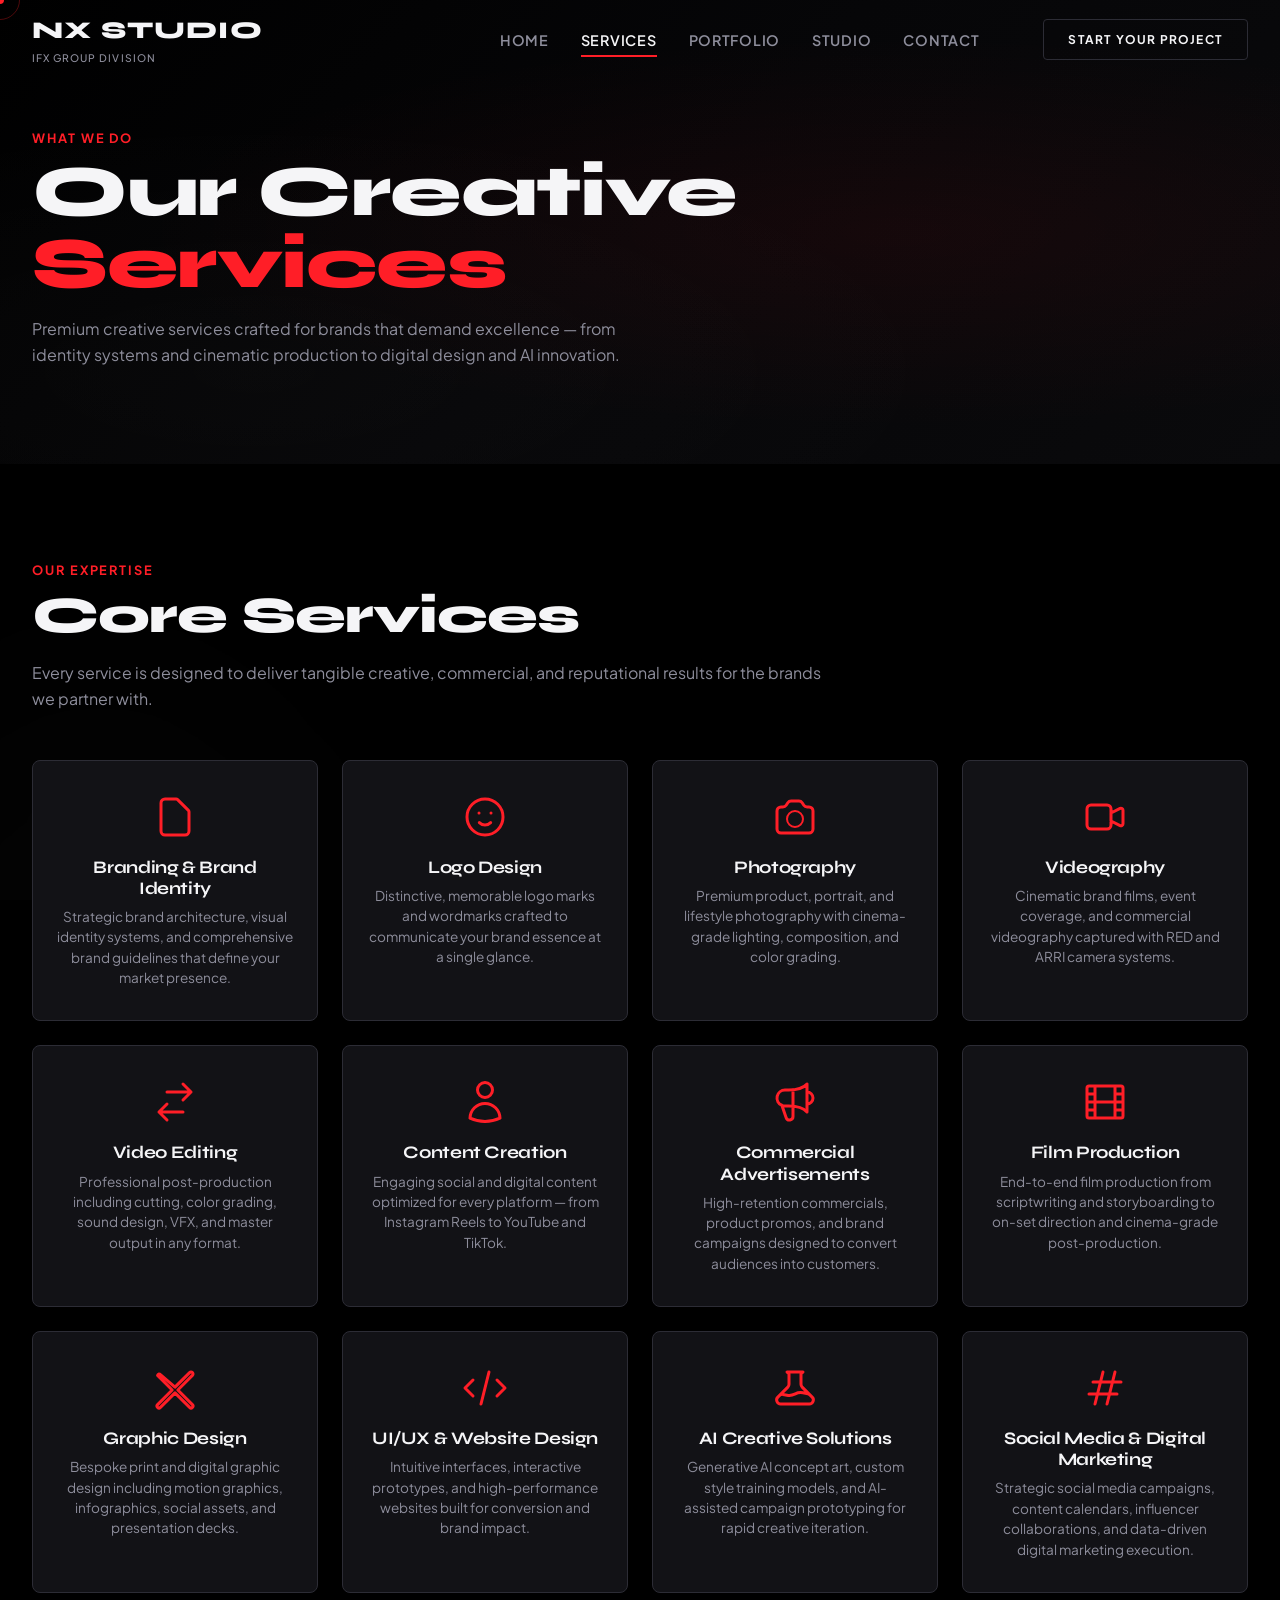
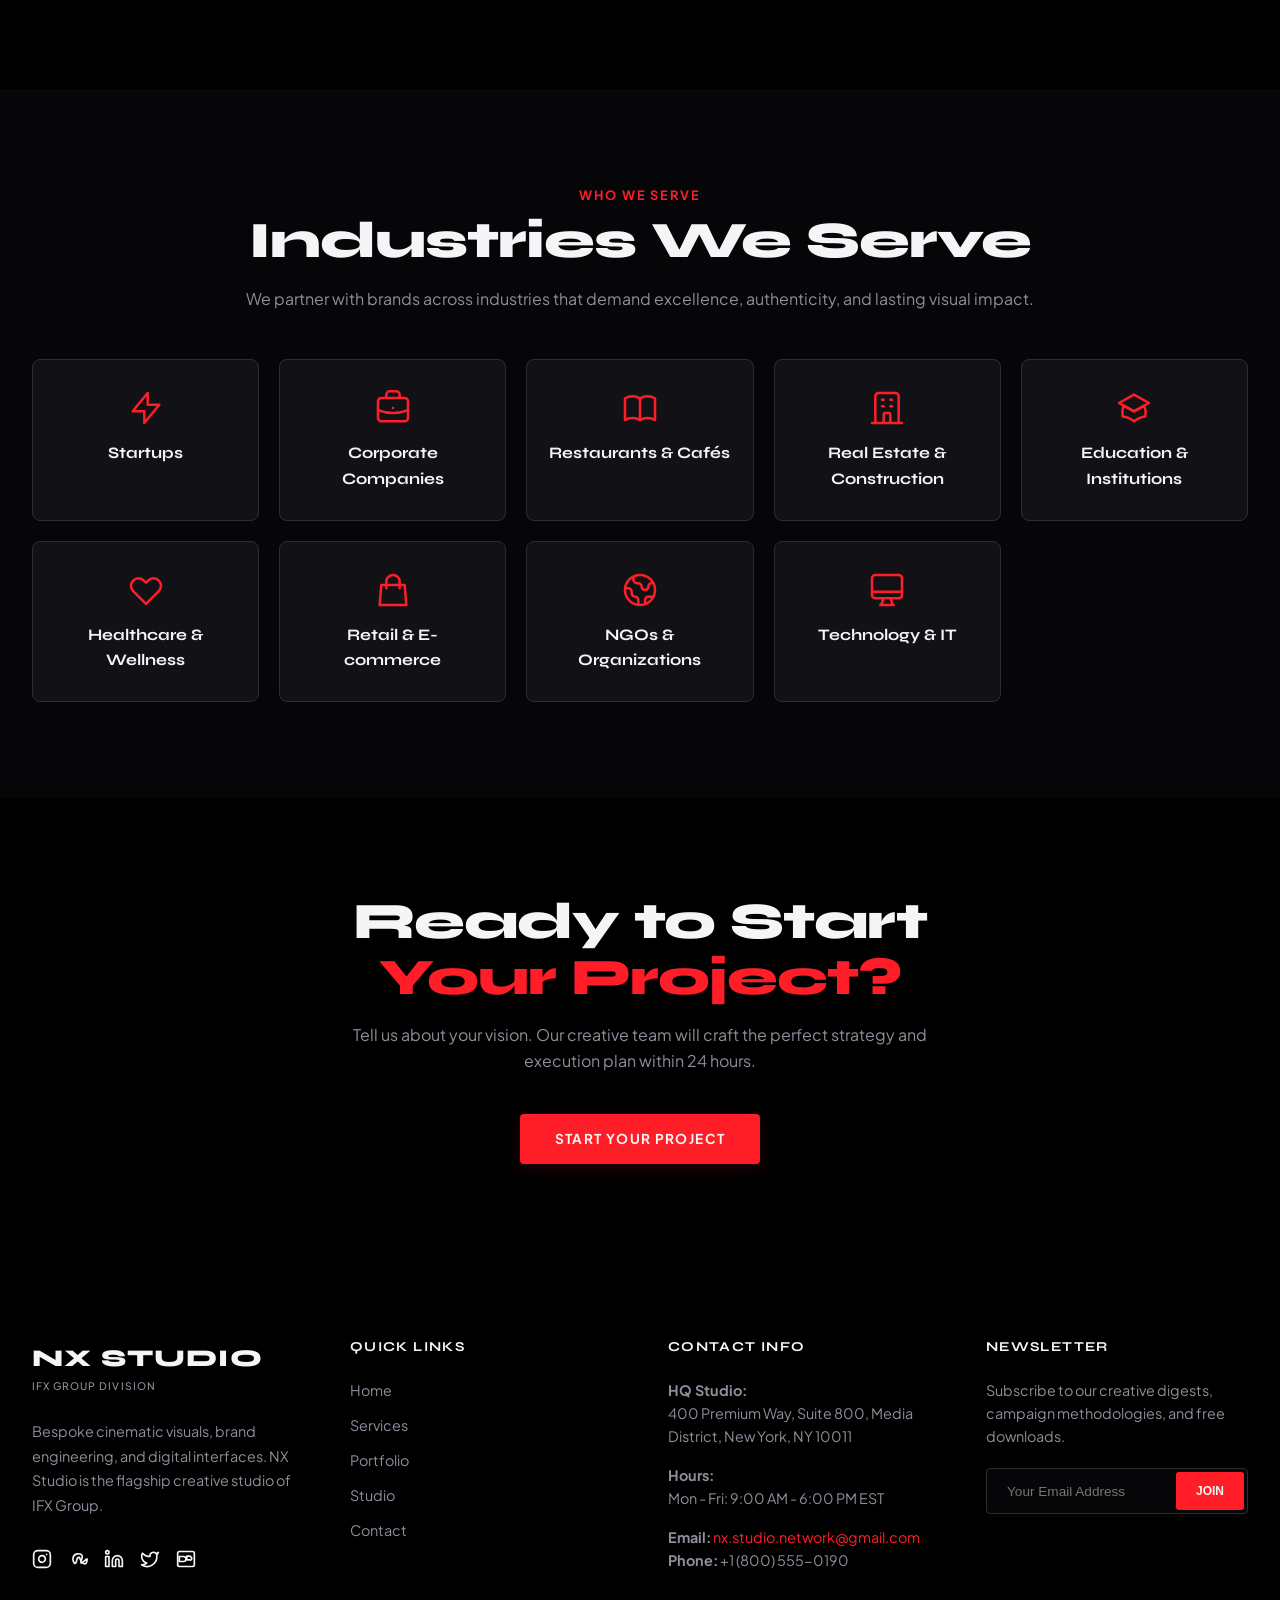
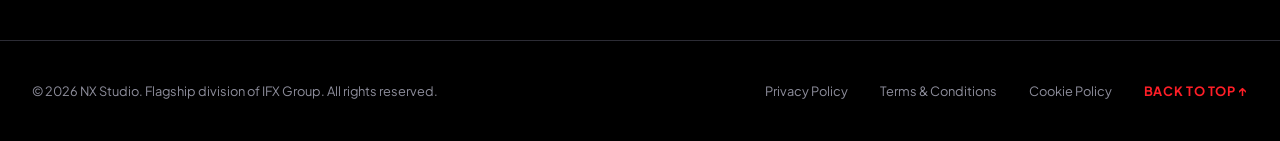
<file: frontend/services.html>
<!DOCTYPE html>
<html lang="en">
<head>
  <meta charset="UTF-8">
  <meta name="viewport" content="width=device-width, initial-scale=1.0">
  <meta name="description" content="Explore NX Studio's full creative services — branding, logo design, photography, videography, video editing, content creation, commercial ads, film production, graphic design, UI/UX, AI solutions, and social media marketing.">
  <meta property="og:title" content="Services | NX Studio — Creative Studio by IFX Group">
  <title>Services | NX Studio — Creative Studio by IFX Group</title>
  <link rel="stylesheet" href="css/main.css">
  <link rel="stylesheet" href="css/components.css">
  <style>
    .service-compact-card {
      background-color: var(--color-card);
      border: 1px solid var(--color-grey-dark);
      border-radius: 8px;
      padding: 2rem 1.5rem;
      display: flex;
      flex-direction: column;
      align-items: center;
      text-align: center;
      transition: var(--transition-smooth);
      position: relative;
      overflow: hidden;
    }
    .service-compact-card::before {
      content: '';
      position: absolute;
      top: 0; left: 0; width: 100%; height: 100%;
      box-shadow: 0 0 30px var(--color-red-glow);
      opacity: 0;
      transition: var(--transition-smooth);
      z-index: 0;
      pointer-events: none;
    }
    .service-compact-card:hover {
      transform: translateY(-6px);
      border-color: rgba(255, 30, 39, 0.3);
    }
    .service-compact-card:hover::before { opacity: 1; }
    .service-compact-card > * { position: relative; z-index: 1; }
    .service-compact-icon {
      width: 48px; height: 48px;
      color: var(--color-red);
      margin-bottom: 1rem;
    }
    .service-compact-icon svg { width: 100%; height: 100%; }
    .service-compact-title {
      font-family: var(--font-display);
      font-size: 1.1rem;
      font-weight: 700;
      margin-bottom: 0.5rem;
      line-height: 1.2;
    }
    .service-compact-desc {
      font-size: 0.85rem;
      color: var(--color-grey-light);
      line-height: 1.5;
    }
    .industry-card {
      background-color: var(--color-card);
      border: 1px solid var(--color-grey-dark);
      border-radius: 8px;
      padding: 1.75rem 1.25rem;
      display: flex;
      flex-direction: column;
      align-items: center;
      text-align: center;
      transition: var(--transition-smooth);
    }
    .industry-card:hover {
      transform: translateY(-4px);
      border-color: rgba(255, 30, 39, 0.3);
      box-shadow: 0 0 20px var(--color-red-glow);
    }
    .industry-icon {
      width: 40px; height: 40px;
      color: var(--color-red);
      margin-bottom: 0.75rem;
    }
    .industry-icon svg { width: 100%; height: 100%; }
    .industry-name {
      font-family: var(--font-display);
      font-size: 1rem;
      font-weight: 700;
    }
  </style>
</head>
<body>

  <div id="global-loader">
    <div class="loader-logo"><span class="loader-n">N</span><span class="loader-x">X</span></div>
    <div class="loader-bar"><div class="loader-progress"></div></div>
  </div>

  <div class="custom-cursor-dot"></div>
  <div class="custom-cursor-outline"></div>

  <header class="site-header" id="site-header" role="banner"></header>

  <main id="main-content">

    <!-- PAGE HERO -->
    <section class="hero-section" style="min-height:45vh;" aria-label="Services page hero">
      <div class="hero-bg-gradient"></div>
      <div class="container" style="position:relative;z-index:2;padding-top:3rem;">
        <span class="hero-reveal hero-reveal-delay-1 section-subtitle">What We Do</span>
        <h1 class="hero-reveal hero-reveal-delay-2" style="font-size:clamp(2.5rem,6vw,4.5rem);font-weight:800;line-height:1;margin-bottom:1rem;">Our Creative<br><span style="color:var(--color-red);">Services</span></h1>
        <p class="hero-reveal hero-reveal-delay-3" style="font-size:1rem;color:var(--color-grey-light);max-width:600px;">
          Premium creative services crafted for brands that demand excellence — from identity systems and cinematic production to digital design and AI innovation.
        </p>
      </div>
    </section>

    <!-- SERVICES GRID -->
    <section aria-label="Core services">
      <div class="container">
        <div class="section-header">
          <span class="section-subtitle reveal-element">Our Expertise</span>
          <h2 class="section-title reveal-element reveal-delay-1">Core Services</h2>
          <p class="section-desc reveal-element reveal-delay-2">Every service is designed to deliver tangible creative, commercial, and reputational results for the brands we partner with.</p>
        </div>
        <div class="grid-auto" id="services-page-grid">
          <div style="height:200px;border-radius:8px;overflow:hidden;"><div class="skeleton-box"></div></div>
          <div style="height:200px;border-radius:8px;overflow:hidden;"><div class="skeleton-box"></div></div>
          <div style="height:200px;border-radius:8px;overflow:hidden;"><div class="skeleton-box"></div></div>
        </div>
      </div>
    </section>

    <!-- INDUSTRIES WE SERVE -->
    <section style="background-color:var(--color-charcoal-deep);" aria-labelledby="industries-title">
      <div class="container">
        <div class="section-header" style="text-align:center;margin-left:auto;margin-right:auto;">
          <span class="section-subtitle reveal-element">Who We Serve</span>
          <h2 id="industries-title" class="section-title reveal-element reveal-delay-1">Industries We Serve</h2>
          <p class="section-desc reveal-element reveal-delay-2">We partner with brands across industries that demand excellence, authenticity, and lasting visual impact.</p>
        </div>
        <div class="grid-auto-sm" id="industries-page-grid">
          <div style="height:140px;border-radius:8px;overflow:hidden;"><div class="skeleton-box"></div></div>
          <div style="height:140px;border-radius:8px;overflow:hidden;"><div class="skeleton-box"></div></div>
          <div style="height:140px;border-radius:8px;overflow:hidden;"><div class="skeleton-box"></div></div>
        </div>
      </div>
    </section>

    <!-- CTA -->
    <section aria-label="Services CTA">
      <div class="container" style="text-align:center;">
        <h2 class="section-title reveal-element" style="max-width:700px;margin:0 auto 1rem;">Ready to Start<br><span style="color:var(--color-red);">Your Project?</span></h2>
        <p class="section-desc reveal-element reveal-delay-1" style="max-width:600px;margin:0 auto 2.5rem;">Tell us about your vision. Our creative team will craft the perfect strategy and execution plan within 24 hours.</p>
        <a href="contact.html" class="btn btn-primary btn-magnetic reveal-element reveal-delay-2">Start Your Project</a>
      </div>
    </section>

  </main>

  <footer id="site-footer" role="contentinfo"></footer>

  <script src="js/config.js"></script>
  <script src="js/data.js"></script>
  <script src="js/main.js"></script>
  <script src="js/components.js"></script>
  <script>
    (function() {
      var servicesData = [
        { name: "Branding & Brand Identity", desc: "Strategic brand architecture, visual identity systems, and comprehensive brand guidelines that define your market presence.", icon: '<svg xmlns="http://www.w3.org/2000/svg" fill="none" viewBox="0 0 24 24" stroke="currentColor"><path stroke-linecap="round" stroke-linejoin="round" stroke-width="1.5" d="M7 21h10a2 2 0 002-2V9.414a1 1 0 00-.293-.707l-5.414-5.414A1 1 0 0012.586 3H7a2 2 0 00-2 2v14a2 2 0 002 2z"/></svg>' },
        { name: "Logo Design", desc: "Distinctive, memorable logo marks and wordmarks crafted to communicate your brand essence at a single glance.", icon: '<svg xmlns="http://www.w3.org/2000/svg" fill="none" viewBox="0 0 24 24" stroke="currentColor"><path stroke-linecap="round" stroke-linejoin="round" stroke-width="1.5" d="M14.828 14.828a4 4 0 01-5.656 0M9 10h.01M15 10h.01M21 12a9 9 0 11-18 0 9 9 0 0118 0z"/></svg>' },
        { name: "Photography", desc: "Premium product, portrait, and lifestyle photography with cinema-grade lighting, composition, and color grading.", icon: '<svg xmlns="http://www.w3.org/2000/svg" fill="none" viewBox="0 0 24 24" stroke="currentColor"><path stroke-linecap="round" stroke-linejoin="round" stroke-width="1.5" d="M3 9a2 2 0 012-2h.93a2 2 0 001.664-.89l.812-1.22A2 2 0 0110.07 4h3.86a2 2 0 011.664.89l.812 1.22A2 2 0 0018.07 7H19a2 2 0 012 2v9a2 2 0 01-2 2H5a2 2 0 01-2-2V9z"/><circle cx="12" cy="13" r="4"/></svg>' },
        { name: "Videography", desc: "Cinematic brand films, event coverage, and commercial videography captured with RED and ARRI camera systems.", icon: '<svg xmlns="http://www.w3.org/2000/svg" fill="none" viewBox="0 0 24 24" stroke="currentColor"><path stroke-linecap="round" stroke-linejoin="round" stroke-width="1.5" d="M15 10l4.553-2.276A1 1 0 0121 8.618v6.764a1 1 0 01-1.447.894L15 14M5 18h8a2 2 0 002-2V8a2 2 0 00-2-2H5a2 2 0 00-2 2v8a2 2 0 002 2z"/></svg>' },
        { name: "Video Editing", desc: "Professional post-production including cutting, color grading, sound design, VFX, and master output in any format.", icon: '<svg xmlns="http://www.w3.org/2000/svg" fill="none" viewBox="0 0 24 24" stroke="currentColor"><path stroke-linecap="round" stroke-linejoin="round" stroke-width="1.5" d="M8 7h12m0 0l-4-4m4 4l-4 4m0 6H4m0 0l4 4m-4-4l4-4"/></svg>' },
        { name: "Content Creation", desc: "Engaging social and digital content optimized for every platform — from Instagram Reels to YouTube and TikTok.", icon: '<svg xmlns="http://www.w3.org/2000/svg" fill="none" viewBox="0 0 24 24" stroke="currentColor"><path stroke-linecap="round" stroke-linejoin="round" stroke-width="1.5" d="M15.75 6a3.75 3.75 0 11-7.5 0 3.75 3.75 0 017.5 0zM4.501 20.118a7.5 7.5 0 0114.998 0A17.933 17.933 0 0112 21.75c-2.676 0-5.216-.584-7.499-1.632z"/></svg>' },
        { name: "Commercial Advertisements", desc: "High-retention commercials, product promos, and brand campaigns designed to convert audiences into customers.", icon: '<svg xmlns="http://www.w3.org/2000/svg" fill="none" viewBox="0 0 24 24" stroke="currentColor"><path stroke-linecap="round" stroke-linejoin="round" stroke-width="1.5" d="M11 5.882V19.24a1.76 1.76 0 01-3.417.592l-2.147-6.15M18 13a3 3 0 100-6M5.436 13.683A4.001 4.001 0 017 6h1.832c4.1 0 7.625-1.234 9.168-3v14c-1.543-1.766-5.067-3-9.168-3H7a3.988 3.988 0 01-1.564-.317z"/></svg>' },
        { name: "Film Production", desc: "End-to-end film production from scriptwriting and storyboarding to on-set direction and cinema-grade post-production.", icon: '<svg xmlns="http://www.w3.org/2000/svg" fill="none" viewBox="0 0 24 24" stroke="currentColor"><path stroke-linecap="round" stroke-linejoin="round" stroke-width="1.5" d="M7 4v16M17 4v16M3 8h4m10 0h4M3 12h18M3 16h4m10 0h4M4 20h16a1 1 0 001-1V5a1 1 0 00-1-1H4a1 1 0 00-1 1v14a1 1 0 001 1z"/></svg>' },
        { name: "Graphic Design", desc: "Bespoke print and digital graphic design including motion graphics, infographics, social assets, and presentation decks.", icon: '<svg xmlns="http://www.w3.org/2000/svg" fill="none" viewBox="0 0 24 24" stroke="currentColor"><path stroke-linecap="round" stroke-linejoin="round" stroke-width="1.5" d="M4 5a1 1 0 01.707.293L12 11.586l7.293-7.293A1 1 0 1120.707 5.707L13.414 13l7.293 7.293a1 1 0 01-1.414 1.414L12 14.414l-7.293 7.293a1 1 0 01-1.414-1.414L10.586 13 3.293 5.707A1 1 0 014 5z"/></svg>' },
        { name: "UI/UX & Website Design", desc: "Intuitive interfaces, interactive prototypes, and high-performance websites built for conversion and brand impact.", icon: '<svg xmlns="http://www.w3.org/2000/svg" fill="none" viewBox="0 0 24 24" stroke="currentColor"><path stroke-linecap="round" stroke-linejoin="round" stroke-width="1.5" d="M10 20l4-16m4 4l4 4-4 4M6 16l-4-4 4-4"/></svg>' },
        { name: "AI Creative Solutions", desc: "Generative AI concept art, custom style training models, and AI-assisted campaign prototyping for rapid creative iteration.", icon: '<svg xmlns="http://www.w3.org/2000/svg" fill="none" viewBox="0 0 24 24" stroke="currentColor"><path stroke-linecap="round" stroke-linejoin="round" stroke-width="1.5" d="M19.428 15.428a2 2 0 00-1.022-.547l-2.387-.477a6 6 0 00-3.86.517l-.318.158a6 6 0 01-3.86.517L6.05 15.21a2 2 0 00-1.806.547M8 4h8l-1 1v5.172a2 2 0 00.586 1.414l5 5c1.26 1.26.367 3.414-1.415 3.414H4.828c-1.782 0-2.674-2.154-1.414-3.414l5-5A2 2 0 009 10.172V5L8 4z"/></svg>' },
        { name: "Social Media & Digital Marketing", desc: "Strategic social media campaigns, content calendars, influencer collaborations, and data-driven digital marketing execution.", icon: '<svg xmlns="http://www.w3.org/2000/svg" fill="none" viewBox="0 0 24 24" stroke="currentColor"><path stroke-linecap="round" stroke-linejoin="round" stroke-width="1.5" d="M7 20l4-16m2 16l4-16M6 9h14M4 15h14"/></svg>' }
      ];

      var grid = document.getElementById('services-page-grid');
      if (grid) {
        grid.innerHTML = servicesData.map(function(s) {
          return '<div class="service-compact-card reveal-scale-up">' +
            '<div class="service-compact-icon">' + s.icon + '</div>' +
            '<h3 class="service-compact-title">' + s.name + '</h3>' +
            '<p class="service-compact-desc">' + s.desc + '</p>' +
          '</div>';
        }).join('');
      }

      var industriesData = [
        { name: "Startups", icon: '<svg xmlns="http://www.w3.org/2000/svg" fill="none" viewBox="0 0 24 24" stroke="currentColor"><path stroke-linecap="round" stroke-linejoin="round" stroke-width="1.5" d="M13 10V3L4 14h7v7l9-11h-7z"/></svg>' },
        { name: "Corporate Companies", icon: '<svg xmlns="http://www.w3.org/2000/svg" fill="none" viewBox="0 0 24 24" stroke="currentColor"><path stroke-linecap="round" stroke-linejoin="round" stroke-width="1.5" d="M21 13.255A23.931 23.931 0 0112 15c-3.183 0-6.22-.62-9-1.745M16 6V4a2 2 0 00-2-2h-4a2 2 0 00-2 2v2m4 6h.01M5 20h14a2 2 0 002-2V8a2 2 0 00-2-2H5a2 2 0 00-2 2v10a2 2 0 002 2z"/></svg>' },
        { name: "Restaurants & Caf\u00e9s", icon: '<svg xmlns="http://www.w3.org/2000/svg" fill="none" viewBox="0 0 24 24" stroke="currentColor"><path stroke-linecap="round" stroke-linejoin="round" stroke-width="1.5" d="M12 6.253v13m0-13C10.832 5.477 9.246 5 7.5 5S4.168 5.477 3 6.253v13C4.168 18.477 5.754 18 7.5 18s3.332.477 4.5 1.253m0-13C13.168 5.477 14.754 5 16.5 5c1.747 0 3.332.477 4.5 1.253v13C19.832 18.477 18.247 18 16.5 18c-1.746 0-3.332.477-4.5 1.253"/></svg>' },
        { name: "Real Estate & Construction", icon: '<svg xmlns="http://www.w3.org/2000/svg" fill="none" viewBox="0 0 24 24" stroke="currentColor"><path stroke-linecap="round" stroke-linejoin="round" stroke-width="1.5" d="M19 21V5a2 2 0 00-2-2H7a2 2 0 00-2 2v16m14 0h2m-2 0h-5m-9 0H3m2 0h5M9 7h1m-1 4h1m4-4h1m-1 4h1m-5 10v-5a1 1 0 011-1h2a1 1 0 011 1v5m-4 0h4"/></svg>' },
        { name: "Education & Institutions", icon: '<svg xmlns="http://www.w3.org/2000/svg" fill="none" viewBox="0 0 24 24" stroke="currentColor"><path stroke-linecap="round" stroke-linejoin="round" stroke-width="1.5" d="M12 14l9-5-9-5-9 5 9 5z"/><path stroke-linecap="round" stroke-linejoin="round" stroke-width="1.5" d="M12 14l6.16-3.422a12.083 12.083 0 01.665 6.479A11.952 11.952 0 0012 20.055a11.952 11.952 0 00-6.824-2.998 12.078 12.078 0 01.665-6.479L12 14z"/></svg>' },
        { name: "Healthcare & Wellness", icon: '<svg xmlns="http://www.w3.org/2000/svg" fill="none" viewBox="0 0 24 24" stroke="currentColor"><path stroke-linecap="round" stroke-linejoin="round" stroke-width="1.5" d="M4.318 6.318a4.5 4.5 0 000 6.364L12 20.364l7.682-7.682a4.5 4.5 0 00-6.364-6.364L12 7.636l-1.318-1.318a4.5 4.5 0 00-6.364 0z"/></svg>' },
        { name: "Retail & E-commerce", icon: '<svg xmlns="http://www.w3.org/2000/svg" fill="none" viewBox="0 0 24 24" stroke="currentColor"><path stroke-linecap="round" stroke-linejoin="round" stroke-width="1.5" d="M16 11V7a4 4 0 00-8 0v4M5 9h14l1 12H4L5 9z"/></svg>' },
        { name: "NGOs & Organizations", icon: '<svg xmlns="http://www.w3.org/2000/svg" fill="none" viewBox="0 0 24 24" stroke="currentColor"><path stroke-linecap="round" stroke-linejoin="round" stroke-width="1.5" d="M3.055 11H5a2 2 0 012 2v1a2 2 0 002 2 2 2 0 012 2v2.945M8 3.935V5.5A2.5 2.5 0 0010.5 8h.5a2 2 0 012 2 2 2 0 104 0 2 2 0 012-2h1.064M15 20.488V18a2 2 0 012-2h3.064M21 12a9 9 0 11-18 0 9 9 0 0118 0z"/></svg>' },
        { name: "Technology & IT", icon: '<svg xmlns="http://www.w3.org/2000/svg" fill="none" viewBox="0 0 24 24" stroke="currentColor"><path stroke-linecap="round" stroke-linejoin="round" stroke-width="1.5" d="M9.75 17L9 20l-1 1h8l-1-1-.75-3M3 13h18M5 17h14a2 2 0 002-2V5a2 2 0 00-2-2H5a2 2 0 00-2 2v10a2 2 0 002 2z"/></svg>' }
      ];

      var indGrid = document.getElementById('industries-page-grid');
      if (indGrid) {
        indGrid.innerHTML = industriesData.map(function(ind) {
          return '<div class="industry-card reveal-scale-up">' +
            '<div class="industry-icon">' + ind.icon + '</div>' +
            '<span class="industry-name">' + ind.name + '</span>' +
          '</div>';
        }).join('');
      }
    })();
  </script>
</body>
</html>
</file>
<file: frontend/css/main.css>
@import url('https://fonts.googleapis.com/css2?family=Plus+Jakarta+Sans:wght@300;400;500;600;700&family=Syne:wght@500;600;700;800&display=swap');

/* NX Studio Design System Variables */
:root {
  --font-display: 'Syne', sans-serif;
  --font-body: 'Plus Jakarta Sans', sans-serif;

  --color-black: #000000;
  --color-charcoal-deep: #060608;
  --color-charcoal: #0e0e11;
  --color-card: #121216;
  --color-card-hover: #181820;
  --color-grey-dark: #2c2c35;
  --color-grey-mid: #484854;
  --color-grey-light: #8e8e9c;
  --color-white: #f5f5f7;
  --color-red: #ff1e27;
  --color-red-muted: #cc1b22;
  
  --color-glass-bg: rgba(6, 6, 8, 0.75);
  --color-glass-border: rgba(255, 255, 255, 0.05);
  --color-red-glow: rgba(255, 30, 39, 0.15);
  --color-red-glow-strong: rgba(255, 30, 39, 0.35);

  --transition-smooth: all 0.5s cubic-bezier(0.16, 1, 0.3, 1);
  --transition-fast: all 0.25s cubic-bezier(0.16, 1, 0.3, 1);
  --transition-slow: all 0.8s cubic-bezier(0.16, 1, 0.3, 1);

  --container-max-width: 1440px;
  --header-height: 80px;
}

/* Accessibility reduced motion overrides */
@media (prefers-reduced-motion: reduce) {
  :root {
    --transition-smooth: all 0s !important;
    --transition-fast: all 0s !important;
    --transition-slow: all 0s !important;
  }
  .reveal-element {
    opacity: 1 !important;
    transform: none !important;
    filter: none !important;
  }
}

/* CSS Reset */
*, *::before, *::after {
  box-sizing: border-box;
  margin: 0;
  padding: 0;
}

html {
  scroll-behavior: smooth;
  font-size: 16px;
  -webkit-font-smoothing: antialiased;
  -moz-osx-font-smoothing: grayscale;
  background-color: var(--color-black);
  color: var(--color-white);
  overflow-x: hidden;
}

body {
  font-family: var(--font-body);
  background-color: var(--color-black);
  color: var(--color-white);
  line-height: 1.6;
  overflow-x: hidden;
}

/* Custom Scrollbar */
::-webkit-scrollbar {
  width: 8px;
  height: 8px;
}
::-webkit-scrollbar-track {
  background: var(--color-black);
}
::-webkit-scrollbar-thumb {
  background: var(--color-grey-dark);
  border-radius: 4px;
}
::-webkit-scrollbar-thumb:hover {
  background: var(--color-red);
}

/* Base Typography */
h1, h2, h3, h4, h5, h6 {
  font-family: var(--font-display);
  font-weight: 700;
  line-height: 1.1;
  letter-spacing: -0.02em;
  color: var(--color-white);
}

p {
  color: var(--color-grey-light);
  font-weight: 400;
}

a {
  color: inherit;
  text-decoration: none;
  transition: var(--transition-fast);
}

ul, ol {
  list-style: none;
}

img, video {
  max-width: 100%;
  height: auto;
  display: block;
  object-fit: cover;
}

/* Skeleton Loading Screens */
.skeleton-box {
  display: inline-block;
  height: 100%;
  width: 100%;
  background: linear-gradient(90deg, var(--color-card) 25%, var(--color-grey-dark) 50%, var(--color-card) 75%);
  background-size: 200% 100%;
  animation: skeleton-loading 1.5s infinite;
  border-radius: 4px;
}

@keyframes skeleton-loading {
  0% { background-position: 200% 0; }
  100% { background-position: -200% 0; }
}

/* Premium Page Loader */
#global-loader {
  position: fixed;
  top: 0;
  left: 0;
  width: 100vw;
  height: 100vh;
  background-color: var(--color-black);
  z-index: 99999;
  display: flex;
  flex-direction: column;
  justify-content: center;
  align-items: center;
  transition: opacity 0.8s cubic-bezier(0.16, 1, 0.3, 1), visibility 0.8s;
}

#global-loader.fade-out {
  opacity: 0;
  visibility: hidden;
}

.loader-logo {
  font-family: var(--font-display);
  font-size: 2.5rem;
  font-weight: 800;
  letter-spacing: 0.1em;
  color: var(--color-white);
  margin-bottom: 20px;
  position: relative;
}

.loader-logo .loader-n {
  color: var(--color-red);
}

.loader-logo .loader-x {
  color: var(--color-grey-light);
}

.loader-bar {
  width: 120px;
  height: 2px;
  background-color: var(--color-grey-dark);
  position: relative;
  overflow: hidden;
  border-radius: 2px;
}

.loader-progress {
  width: 40%;
  height: 100%;
  background-color: var(--color-red);
  position: absolute;
  left: -40%;
  animation: progress-slide 1.5s infinite ease-in-out;
}

@keyframes progress-slide {
  0% { left: -40%; }
  100% { left: 100%; }
}

/* Custom Dual-Circle Cursor */
.custom-cursor-dot,
.custom-cursor-outline {
  position: fixed;
  top: 0;
  left: 0;
  transform: translate(-50%, -50%);
  pointer-events: none;
  z-index: 9999;
  border-radius: 50%;
  transition: width 0.3s, height 0.3s, background-color 0.3s, opacity 0.3s;
  display: none;
}

@media (pointer: fine) {
  .custom-cursor-dot,
  .custom-cursor-outline {
    display: block;
  }
}

.custom-cursor-dot {
  width: 8px;
  height: 8px;
  background-color: var(--color-red);
}

.custom-cursor-outline {
  width: 40px;
  height: 40px;
  border: 1px solid rgba(255, 30, 39, 0.3);
  transition: transform 0.08s ease-out, border 0.3s, background-color 0.3s;
}

.custom-cursor-dot.hovered {
  width: 12px;
  height: 12px;
  background-color: var(--color-white);
}

.custom-cursor-outline.hovered {
  width: 60px;
  height: 60px;
  border: 1px solid rgba(255, 255, 255, 0.8);
  background-color: rgba(255, 255, 255, 0.05);
}

/* Scroll Progress Indicator */
.scroll-progress-container {
  position: fixed;
  top: 0;
  left: 0;
  width: 100%;
  height: 3px;
  z-index: 1000;
  pointer-events: none;
}

.scroll-progress-bar {
  height: 100%;
  width: 0%;
  background: linear-gradient(90deg, var(--color-red) 0%, var(--color-red-muted) 100%);
  box-shadow: 0 0 8px var(--color-red);
}

/* Ambient Canvas Particles / Lighting effects */
.ambient-glow-container {
  position: fixed;
  top: 0;
  left: 0;
  width: 100%;
  height: 100%;
  pointer-events: none;
  z-index: 0;
  overflow: hidden;
}

.ambient-glow-ball {
  position: absolute;
  width: 600px;
  height: 600px;
  border-radius: 50%;
  background: radial-gradient(circle, rgba(255, 30, 39, 0.04) 0%, rgba(255, 30, 39, 0) 70%);
  filter: blur(80px);
  pointer-events: none;
}

.ambient-glow-ball:nth-child(1) {
  top: -200px;
  right: -200px;
  animation: glow-float 25s infinite alternate ease-in-out;
}

.ambient-glow-ball:nth-child(2) {
  bottom: -300px;
  left: -200px;
  background: radial-gradient(circle, rgba(255, 255, 255, 0.02) 0%, rgba(255, 255, 255, 0) 70%);
  animation: glow-float 35s infinite alternate-reverse ease-in-out;
}

@keyframes glow-float {
  0% { transform: translate(0, 0) scale(1); }
  50% { transform: translate(100px, 50px) scale(1.1); }
  100% { transform: translate(-50px, 120px) scale(0.9); }
}

/* Global Grid System */
.container {
  width: 100%;
  max-width: var(--container-max-width);
  margin-right: auto;
  margin-left: auto;
  padding-right: 2rem;
  padding-left: 2rem;
}

@media (max-width: 768px) {
  .container {
    padding-right: 1.25rem;
    padding-left: 1.25rem;
  }
}

/* Navigation Shell Elements */
header.site-header {
  position: fixed;
  top: 0;
  left: 0;
  width: 100%;
  height: var(--header-height);
  z-index: 999;
  background-color: transparent;
  border-bottom: 1px solid transparent;
  backdrop-filter: blur(0px);
  -webkit-backdrop-filter: blur(0px);
  transition: var(--transition-smooth);
}

header.site-header.scrolled {
  background-color: var(--color-glass-bg);
  border-bottom: 1px solid var(--color-glass-border);
  backdrop-filter: blur(20px);
  -webkit-backdrop-filter: blur(20px);
  height: 70px;
}

header.site-header .header-container {
  display: flex;
  height: 100%;
  align-items: center;
  justify-content: space-between;
}

.site-logo {
  font-family: var(--font-display);
  font-size: 1.5rem;
  font-weight: 800;
  letter-spacing: 0.05em;
  color: var(--color-white);
  z-index: 1001;
}

.site-logo span {
  color: var(--color-red);
}

.site-logo .sub-logo {
  font-family: var(--font-body);
  font-size: 0.65rem;
  display: block;
  font-weight: 500;
  color: var(--color-grey-light);
  letter-spacing: 0.1em;
  text-transform: uppercase;
}

/* Desktop Navigation */
nav.main-nav {
  display: flex;
  align-items: center;
  gap: 2.5rem;
}

nav.main-nav ul {
  display: flex;
  gap: 2rem;
}

nav.main-nav ul li a {
  font-size: 0.9rem;
  font-weight: 600;
  text-transform: uppercase;
  letter-spacing: 0.05em;
  color: var(--color-grey-light);
  position: relative;
  padding: 0.5rem 0;
}

nav.main-nav ul li a:hover,
nav.main-nav ul li a.active {
  color: var(--color-white);
}

nav.main-nav ul li a::after {
  content: '';
  position: absolute;
  bottom: 0;
  left: 0;
  width: 0;
  height: 2px;
  background-color: var(--color-red);
  transition: var(--transition-fast);
}

nav.main-nav ul li a:hover::after,
nav.main-nav ul li a.active::after {
  width: 100%;
}

/* Hamburger & Mobile Nav */
.hamburger-menu {
  display: none;
  flex-direction: column;
  justify-content: space-between;
  width: 24px;
  height: 18px;
  background: none;
  border: none;
  cursor: pointer;
  z-index: 1001;
}

.hamburger-menu span {
  display: block;
  width: 100%;
  height: 2px;
  background-color: var(--color-white);
  border-radius: 2px;
  transition: var(--transition-fast);
}

/* Hamburger toggled active state */
.hamburger-menu.active span:nth-child(1) {
  transform: translateY(8px) rotate(45deg);
}
.hamburger-menu.active span:nth-child(2) {
  opacity: 0;
}
.hamburger-menu.active span:nth-child(3) {
  transform: translateY(-8px) rotate(-45deg);
}

.mobile-menu-overlay {
  position: fixed;
  top: 0;
  left: 0;
  width: 100vw;
  height: 100vh;
  background-color: var(--color-black);
  z-index: 1000;
  display: flex;
  flex-direction: column;
  justify-content: center;
  align-items: center;
  opacity: 0;
  visibility: hidden;
  transition: var(--transition-smooth);
}

.mobile-menu-overlay.active {
  opacity: 1;
  visibility: visible;
}

.mobile-menu-overlay ul {
  display: flex;
  flex-direction: column;
  align-items: center;
  gap: 2rem;
  margin-bottom: 3rem;
}

.mobile-menu-overlay ul li a {
  font-family: var(--font-display);
  font-size: 2.25rem;
  font-weight: 700;
  text-transform: uppercase;
  color: var(--color-grey-light);
}

.mobile-menu-overlay ul li a:hover,
.mobile-menu-overlay ul li a.active {
  color: var(--color-red);
}

@media (max-width: 991px) {
  nav.main-nav {
    display: none;
  }
  .hamburger-menu {
    display: flex;
  }
}

/* Global Section Styling */
section {
  position: relative;
  padding: 6rem 0;
  z-index: 1;
}

@media (max-width: 768px) {
  section {
    padding: 3.5rem 0;
  }
}

.section-header {
  margin-bottom: 3rem;
  max-width: 800px;
}

.section-subtitle {
  color: var(--color-red);
  font-weight: 700;
  font-size: 0.8rem;
  text-transform: uppercase;
  letter-spacing: 0.15em;
  margin-bottom: 0.5rem;
  display: block;
}

.section-title {
  font-size: clamp(2rem, 4vw, 3.25rem);
  font-weight: 800;
  margin-bottom: 1rem;
}

.section-desc {
  font-size: 1rem;
  color: var(--color-grey-light);
  line-height: 1.6;
}

/* Intersection Observer Scroll Reveal Classes */
.reveal-element {
  opacity: 0;
  transform: translateY(30px);
  filter: blur(10px);
  transition: opacity 0.8s cubic-bezier(0.16, 1, 0.3, 1),
              transform 0.8s cubic-bezier(0.16, 1, 0.3, 1),
              filter 0.8s cubic-bezier(0.16, 1, 0.3, 1);
}

.reveal-element.revealed {
  opacity: 1;
  transform: translateY(0);
  filter: blur(0);
}

.reveal-delay-1 { transition-delay: 0.1s; }
.reveal-delay-2 { transition-delay: 0.2s; }
.reveal-delay-3 { transition-delay: 0.3s; }
.reveal-delay-4 { transition-delay: 0.4s; }

.reveal-fade-in {
  opacity: 0;
  transition: opacity 1s ease-out;
}
.reveal-fade-in.revealed {
  opacity: 1;
}

.reveal-scale-up {
  opacity: 0;
  transform: scale(0.95);
  transition: opacity 0.8s cubic-bezier(0.16, 1, 0.3, 1), transform 0.8s cubic-bezier(0.16, 1, 0.3, 1);
}
.reveal-scale-up.revealed {
  opacity: 1;
  transform: scale(1);
}

/* ==========================================================================
   ACCESSIBILITY: Skip Nav, Focus Rings, Screen Reader
   ========================================================================== */
.skip-nav {
  position: absolute;
  top: -100%;
  left: 1rem;
  background-color: var(--color-red);
  color: var(--color-white);
  padding: 0.75rem 1.5rem;
  border-radius: 4px;
  font-weight: 700;
  z-index: 99999;
  transition: top 0.3s;
}
.skip-nav:focus {
  top: 1rem;
}

/* Focus ring for keyboard navigation */
:focus-visible {
  outline: 2px solid var(--color-red);
  outline-offset: 3px;
  border-radius: 2px;
}

:focus:not(:focus-visible) {
  outline: none;
}

/* Screen-reader only utility */
.sr-only {
  position: absolute;
  width: 1px;
  height: 1px;
  padding: 0;
  margin: -1px;
  overflow: hidden;
  clip: rect(0, 0, 0, 0);
  white-space: nowrap;
  border: 0;
}

/* ==========================================================================
   RESPONSIVE: HERO SECTION
   ========================================================================== */
@media (max-width: 768px) {
  .hero-section {
    min-height: 85vh;
    padding-top: var(--header-height);
  }
}

/* ==========================================================================
   RESPONSIVE: GENERAL TYPOGRAPHY SCALE
   ========================================================================== */
@media (max-width: 640px) {
  .section-title {
    font-size: clamp(1.5rem, 7vw, 2.25rem);
  }
  .section-desc {
    font-size: 1rem;
  }
}

/* ==========================================================================
   PRINT STYLES
   ========================================================================== */
@media print {
  #global-loader,
  .custom-cursor-dot,
  .custom-cursor-outline,
  .ambient-glow-container,
  .mobile-menu-overlay,
  .scroll-progress-container,
  .toast-container {
    display: none !important;
  }

  body {
    background: #fff;
    color: #000;
    font-size: 11pt;
  }

  a::after {
    content: ' (' attr(href) ')';
    font-size: 0.7em;
    color: #555;
  }
}

/* ==========================================================================
   LINK HOVER EFFECTS (Global Footer / Inline)
   ========================================================================== */
footer a:hover {
  color: var(--color-white) !important;
}

/* ==========================================================================
   HERO RESPONSIVE ADJUSTMENTS
   ========================================================================== */
@media (max-width: 768px) {
  .hero-section h1 {
    font-size: clamp(2.25rem, 10vw, 4rem);
  }

  .ifx-hierarchy-container {
    padding: 1rem;
  }

  .hierarchy-disciplines {
    gap: 0.5rem;
  }

  .discipline-tag {
    font-size: 0.75rem;
    padding: 0.5rem 0.875rem;
  }
}

/* ==========================================================================
   COMPREHENSIVE RESPONSIVE BREAKPOINTS
   ========================================================================== */

/* 320px – Small phones */
@media (max-width: 360px) {
  html { font-size: 14px; }
  .container { padding-right: 0.875rem; padding-left: 0.875rem; }
  section { padding: 2.5rem 0; }
  .hero-section h1 { font-size: clamp(1.65rem, 12vw, 2.25rem) !important; }
  .hero-section p { font-size: 0.85rem !important; }
  .section-title { font-size: clamp(1.5rem, 8vw, 2rem) !important; }
  .stats-grid { grid-template-columns: 1fr 1fr; gap: 0.75rem; }
  .stat-card { padding: 1.25rem 0.75rem !important; }
  .stat-number { font-size: clamp(1.5rem, 6vw, 2.25rem) !important; }
  .portfolio-card-media { height: 200px; }
  .blog-card-media { height: 180px; }
  .service-card-image { height: 160px; }
  .grid-2, .grid-3, .grid-4, .grid-auto, .grid-auto-sm { grid-template-columns: 1fr !important; }
  .footer-top > div.container { grid-template-columns: 1fr !important; }
  .wizard-container { padding: 1.5rem !important; }
  .wizard-step h3 { font-size: 1.25rem; }
  .wizard-selection-grid { grid-template-columns: 1fr 1fr !important; gap: 0.5rem; }
  .team-card { aspect-ratio: 2/3; }
  .mobile-menu-overlay ul li a { font-size: 1.5rem; }
  .header-container { padding: 0 0.875rem; }
  .toast { min-width: 250px; padding: 1rem; }
  .slider-slide { padding: 0; }
  .testimonial-card { padding: 2rem 1.5rem; }
  .modal-content-container { max-height: 95vh; }
  .modal-content-container > div:first-child { height: 250px !important; }
  #wizard-review-summary { grid-template-columns: 1fr !important; }
  .wizard-controls { flex-direction: column; gap: 1rem; }
  .wizard-controls button { width: 100%; }
  .portfolio-grid-layout { grid-template-columns: 1fr !important; }
  .equipment-grid { grid-template-columns: 1fr !important; }
  .grid-auto { grid-template-columns: 1fr !important; }
  .grid-auto-sm { grid-template-columns: 1fr 1fr !important; }
  .hero-reveal-delay-1, .hero-reveal-delay-2, .hero-reveal-delay-3,
  .hero-reveal-delay-4, .hero-reveal-delay-5 { transition-delay: 0s !important; }
  .selection-card { padding: 1rem; }
  .selection-card-title { font-size: 0.8rem; }
  .scroll-indicator { display: none; }
  #portfolio-search-input { min-width: 100%; max-width: 100%; }
  #blog-search-input { min-width: 100%; max-width: 100%; }
  .footer-bottom > div.container { flex-direction: column; text-align: center; }
  .footer-bottom > div.container > div:last-child { flex-wrap: wrap; justify-content: center; gap: 0.75rem; }
  .ifx-hierarchy-container { padding: 0.5rem; }
  .hierarchy-disciplines { gap: 0.35rem; }
  .discipline-tag { font-size: 0.65rem; padding: 0.35rem 0.6rem; }
}

/* 361px – 480px */
@media (min-width: 361px) and (max-width: 480px) {
  html { font-size: 15px; }
  .container { padding-right: 1rem; padding-left: 1rem; }
  section { padding: 3rem 0; }
  .hero-section h1 { font-size: clamp(2rem, 10vw, 2.75rem) !important; }
  .section-title { font-size: clamp(1.5rem, 6vw, 2.25rem) !important; }
  .stats-grid { grid-template-columns: 1fr 1fr; gap: 0.75rem; }
  .grid-2, .grid-3, .grid-4 { grid-template-columns: 1fr !important; }
  .footer-top > div.container { grid-template-columns: 1fr !important; }
  .portfolio-grid-layout { grid-template-columns: 1fr !important; }
  .modal-content-container > div:first-child { height: 280px !important; }
  #wizard-review-summary { grid-template-columns: 1fr !important; }
  .wizard-selection-grid { grid-template-columns: 1fr 1fr !important; }
  .team-card { aspect-ratio: 2/3; }
  .portfolio-card-media { height: 220px; }
  .blog-card-media { height: 200px; }
  .scroll-indicator { display: none; }
}

/* 481px – 576px */
@media (min-width: 481px) and (max-width: 576px) {
  section { padding: 3.5rem 0; }
  .hero-section h1 { font-size: clamp(2.25rem, 8vw, 3.25rem) !important; }
  .section-title { font-size: clamp(1.75rem, 5vw, 2.5rem) !important; }
  .stats-grid { grid-template-columns: repeat(2, 1fr); }
  .grid-2 { grid-template-columns: 1fr !important; }
  .grid-3 { grid-template-columns: 1fr !important; }
  .footer-top > div.container { grid-template-columns: 1fr !important; }
  .portfolio-grid-layout { grid-template-columns: 1fr !important; }
  #wizard-review-summary { grid-template-columns: 1fr !important; }
}

/* 577px – 768px */
@media (min-width: 577px) and (max-width: 768px) {
  section { padding: 5rem 0; }
  .hero-section h1 { font-size: clamp(2.4rem, 7vw, 3.75rem) !important; }
  .section-title { font-size: clamp(1.85rem, 4.5vw, 2.5rem) !important; }
  .stats-grid { grid-template-columns: repeat(3, 1fr); gap: 1rem; }
  .grid-2 { grid-template-columns: 1fr !important; }
  .grid-3 { grid-template-columns: repeat(2, 1fr); }
  .footer-top > div.container { grid-template-columns: repeat(2, 1fr) !important; }
  .portfolio-grid-layout { grid-template-columns: repeat(2, 1fr) !important; }
}

/* 769px – 820px */
@media (min-width: 769px) and (max-width: 820px) {
  .grid-3 { grid-template-columns: repeat(2, 1fr); }
  .stats-grid { grid-template-columns: repeat(4, 1fr); gap: 1rem; }
  .hero-section h1 { font-size: clamp(2.8rem, 5.5vw, 4rem) !important; }
  .section-title { font-size: clamp(1.85rem, 4vw, 2.5rem) !important; }
}

/* 821px – 992px */
@media (min-width: 821px) and (max-width: 992px) {
  .grid-3 { grid-template-columns: repeat(2, 1fr); }
  .hero-section h1 { font-size: clamp(2.8rem, 5vw, 4.25rem) !important; }
  .section-title { font-size: clamp(1.85rem, 3.5vw, 2.75rem) !important; }
}

/* 993px – 1024px */
@media (min-width: 993px) and (max-width: 1024px) {
  .hero-section h1 { font-size: clamp(3.2rem, 4.5vw, 4.75rem) !important; }
  .section-title { font-size: clamp(2rem, 3.5vw, 3rem) !important; }
}

/* 1025px – 1200px */
@media (min-width: 1025px) and (max-width: 1200px) {
  .hero-section h1 { font-size: clamp(3.5rem, 4.5vw, 5rem) !important; }
  .section-title { font-size: clamp(2.25rem, 3.5vw, 3.25rem) !important; }
}

/* 1441px – 1920px */
@media (min-width: 1441px) and (max-width: 1920px) {
  html { font-size: 17px; }
  .container { max-width: 1600px; }
}

/* 1921px – 2560px */
@media (min-width: 1921px) {
  html { font-size: 18px; }
  .container { max-width: 1800px; }
  section { padding: 10rem 0; }
}

/* Touch-friendly button sizing for smaller screens */
@media (pointer: coarse) {
  .btn, button, a, .selection-card, .portfolio-card, .faq-trigger, .equipment-tab {
    min-height: 44px;
    min-width: 44px;
  }
  .btn { padding: 0.9rem 2rem; }
  input, select, textarea { font-size: 16px !important; }
}
</file>
<file: frontend/css/components.css>
/* Reusable Component Styles for NX Studio */

/* ==========================================================================
   BUTTONS
   ========================================================================== */
.btn {
  display: inline-flex;
  align-items: center;
  justify-content: center;
  padding: 0.9rem 2.2rem;
  font-size: 0.85rem;
  font-weight: 700;
  text-transform: uppercase;
  letter-spacing: 0.1em;
  border-radius: 4px;
  border: none;
  cursor: pointer;
  position: relative;
  overflow: hidden;
  transition: var(--transition-smooth);
}

.btn-primary {
  background-color: var(--color-red);
  color: var(--color-white);
  box-shadow: 0 4px 15px rgba(255, 30, 39, 0.15);
}

.btn-primary:hover {
  background-color: var(--color-red-muted);
  transform: translateY(-2px);
  box-shadow: 0 6px 20px rgba(255, 30, 39, 0.3);
}

.btn-secondary {
  background-color: transparent;
  color: var(--color-white);
  border: 1px solid var(--color-grey-dark);
  backdrop-filter: blur(10px);
}

.btn-secondary:hover {
  background-color: var(--color-white);
  color: var(--color-black);
  border-color: var(--color-white);
  transform: translateY(-2px);
}

.btn-link {
  padding: 0.5rem 0;
  background: none;
  color: var(--color-white);
  font-weight: 700;
  font-size: 0.85rem;
  letter-spacing: 0.05em;
  text-transform: uppercase;
  display: inline-flex;
  align-items: center;
  gap: 0.5rem;
}

.btn-link::after {
  content: '➔';
  transition: var(--transition-fast);
}

.btn-link:hover {
  color: var(--color-red);
}

.btn-link:hover::after {
  transform: translateX(5px);
}

/* Button Ripple Styling */
.ripple {
  position: absolute;
  border-radius: 50%;
  background: rgba(255, 255, 255, 0.4);
  transform: scale(0);
  animation: ripple-effect 0.6s linear;
  pointer-events: none;
}

@keyframes ripple-effect {
  to {
    transform: scale(4);
    opacity: 0;
  }
}

/* ==========================================================================
   CARDS
   ========================================================================== */

/* 1. Service Card */
.service-card {
  background-color: var(--color-card);
  border: 1px solid var(--color-grey-dark);
  border-radius: 8px;
  overflow: hidden;
  display: flex;
  flex-direction: column;
  height: 100%;
  transition: var(--transition-smooth);
  position: relative;
}

.service-card::before {
  content: '';
  position: absolute;
  top: 0;
  left: 0;
  width: 100%;
  height: 100%;
  border-radius: 8px;
  box-shadow: 0 0 30px var(--color-red-glow);
  opacity: 0;
  transition: var(--transition-smooth);
  z-index: -1;
  pointer-events: none;
}

.service-card:hover {
  transform: translateY(-8px);
  border-color: rgba(255, 30, 39, 0.3);
}

.service-card:hover::before {
  opacity: 1;
}

.service-card-image {
  height: 160px;
  width: 100%;
  background-color: var(--color-charcoal);
  position: relative;
  overflow: hidden;
}

.service-card-image img {
  width: 100%;
  height: 100%;
  object-fit: cover;
  transition: var(--transition-slow);
}

.service-card:hover .service-card-image img {
  transform: scale(1.08);
}

.service-card-icon {
  position: absolute;
  bottom: -20px;
  right: 20px;
  width: 46px;
  height: 46px;
  background-color: var(--color-red);
  color: var(--color-white);
  border-radius: 50%;
  display: flex;
  align-items: center;
  justify-content: center;
  padding: 12px;
  box-shadow: 0 4px 10px rgba(0, 0, 0, 0.3);
  z-index: 2;
}

.service-card-icon svg {
  width: 100%;
  height: 100%;
}

.service-card-body {
  padding: 1.75rem 1.5rem 1.5rem;
  flex-grow: 1;
  display: flex;
  flex-direction: column;
}

.service-card-title {
  font-size: 1.3rem;
  margin-bottom: 0.4rem;
}

.service-card-tagline {
  font-size: 0.85rem;
  font-weight: 600;
  color: var(--color-red);
  margin-bottom: 1rem;
  text-transform: uppercase;
  letter-spacing: 0.05em;
}

.service-card-desc {
  font-size: 0.875rem;
  color: var(--color-grey-light);
  margin-bottom: 1rem;
  flex-grow: 1;
}

.service-card-features {
  margin-bottom: 1.25rem;
  border-top: 1px solid var(--color-grey-dark);
  padding-top: 1rem;
}

.service-card-features li {
  font-size: 0.9rem;
  color: var(--color-white);
  margin-bottom: 0.6rem;
  display: flex;
  align-items: center;
  gap: 0.6rem;
}

.service-card-features li::before {
  content: '✓';
  color: var(--color-red);
  font-weight: 700;
}

.service-card-footer {
  display: flex;
  justify-content: space-between;
  align-items: center;
  margin-top: auto;
}

.service-card-meta {
  font-size: 0.8rem;
  color: var(--color-grey-light);
}

.service-card-meta span {
  display: block;
  font-weight: 600;
  color: var(--color-white);
}

/* 2. Portfolio Project Card */
.portfolio-card {
  background-color: var(--color-card);
  border: 1px solid var(--color-grey-dark);
  border-radius: 8px;
  overflow: hidden;
  cursor: pointer;
  transition: var(--transition-smooth);
  position: relative;
  display: flex;
  flex-direction: column;
  height: 100%;
}

.portfolio-card:hover {
  transform: translateY(-5px);
  border-color: rgba(255, 30, 39, 0.25);
  box-shadow: 0 10px 30px rgba(0, 0, 0, 0.5);
}

.portfolio-card-media {
  width: 100%;
  height: 200px;
  position: relative;
  overflow: hidden;
  background-color: var(--color-charcoal);
}

.portfolio-card-media img {
  width: 100%;
  height: 100%;
  object-fit: cover;
  transition: var(--transition-slow);
}

.portfolio-card:hover .portfolio-card-media img {
  transform: scale(1.05);
}

.portfolio-card-badge {
  position: absolute;
  top: 1rem;
  left: 1rem;
  background-color: var(--color-red);
  color: var(--color-white);
  font-size: 0.75rem;
  font-weight: 700;
  text-transform: uppercase;
  letter-spacing: 0.05em;
  padding: 0.35rem 0.75rem;
  border-radius: 3px;
  z-index: 2;
}

.portfolio-card-overlay {
  position: absolute;
  top: 0;
  left: 0;
  width: 100%;
  height: 100%;
  background: linear-gradient(to top, rgba(0,0,0,0.8) 0%, rgba(0,0,0,0) 60%);
  opacity: 0.9;
  z-index: 1;
}

.portfolio-card-body {
  padding: 1.5rem;
  flex-grow: 1;
  display: flex;
  flex-direction: column;
}

.portfolio-card-client {
  font-size: 0.75rem;
  font-weight: 700;
  text-transform: uppercase;
  color: var(--color-grey-light);
  letter-spacing: 0.1em;
  margin-bottom: 0.25rem;
}

.portfolio-card-title {
  font-size: 1.2rem;
  margin-bottom: 0.5rem;
  line-height: 1.2;
}

.portfolio-card-desc {
  font-size: 0.85rem;
  color: var(--color-grey-light);
  margin-bottom: 1rem;
  line-height: 1.5;
  flex-grow: 1;
}

.portfolio-card-tags {
  display: flex;
  flex-wrap: wrap;
  gap: 0.4rem;
  margin-bottom: 1rem;
}

.portfolio-card-tags span {
  font-size: 0.7rem;
  font-weight: 600;
  background-color: var(--color-charcoal);
  color: var(--color-grey-light);
  padding: 0.25rem 0.5rem;
  border-radius: 3px;
  border: 1px solid var(--color-grey-dark);
}

.portfolio-card-footer {
  display: flex;
  align-items: center;
  justify-content: space-between;
  border-top: 1px solid var(--color-grey-dark);
  padding-top: 0.75rem;
  margin-top: auto;
}

.portfolio-card-year {
  font-size: 0.8rem;
  font-weight: 600;
  color: var(--color-grey-light);
}

/* 3. Team Card */
.team-card {
  position: relative;
  border-radius: 8px;
  overflow: hidden;
  background-color: var(--color-card);
  border: 1px solid var(--color-grey-dark);
  aspect-ratio: 3/4;
}

.team-card-image {
  width: 100%;
  height: 100%;
}

.team-card-image img {
  width: 100%;
  height: 100%;
  object-fit: cover;
  transition: var(--transition-slow);
}

.team-card-overlay {
  position: absolute;
  top: 0;
  left: 0;
  width: 100%;
  height: 100%;
  background: linear-gradient(to top, rgba(0, 0, 0, 0.95) 0%, rgba(0, 0, 0, 0.4) 50%, rgba(0, 0, 0, 0) 100%);
  display: flex;
  flex-direction: column;
  justify-content: flex-end;
  padding: 1.5rem;
  z-index: 2;
  transition: var(--transition-smooth);
}

.team-card-details {
  transform: translateY(30px);
  transition: var(--transition-smooth);
}

.team-card:hover .team-card-details {
  transform: translateY(0);
}

.team-card:hover .team-card-image img {
  transform: scale(1.05);
}

.team-card-name {
  font-size: 1.2rem;
  font-weight: 700;
  margin-bottom: 0.2rem;
}

.team-card-role {
  color: var(--color-red);
  font-size: 0.75rem;
  font-weight: 700;
  text-transform: uppercase;
  letter-spacing: 0.05em;
  margin-bottom: 0.5rem;
}

.team-card-bio {
  font-size: 0.85rem;
  color: var(--color-grey-light);
  line-height: 1.5;
  max-height: 0;
  opacity: 0;
  overflow: hidden;
  transition: var(--transition-smooth);
  margin-bottom: 1rem;
}

.team-card:hover .team-card-bio {
  max-height: 120px;
  opacity: 1;
}

.team-card-skills {
  display: flex;
  flex-wrap: wrap;
  gap: 0.4rem;
  margin-bottom: 1rem;
  opacity: 0;
  transition: var(--transition-smooth);
}

.team-card:hover .team-card-skills {
  opacity: 1;
}

.team-card-skills span {
  font-size: 0.7rem;
  font-weight: 600;
  background-color: rgba(255, 30, 39, 0.1);
  color: var(--color-red);
  padding: 0.2rem 0.4rem;
  border-radius: 3px;
}

.team-card-socials {
  display: flex;
  gap: 1rem;
  opacity: 0;
  transition: var(--transition-smooth);
}

.team-card:hover .team-card-socials {
  opacity: 1;
}

.team-card-socials a {
  color: var(--color-white);
}

.team-card-socials a:hover {
  color: var(--color-red);
}

/* 4. Testimonial Card */
.testimonial-card {
  background-color: var(--color-card);
  border: 1px solid var(--color-grey-dark);
  border-radius: 8px;
  padding: 2rem 2rem;
  position: relative;
  min-height: 260px;
  display: flex;
  flex-direction: column;
}

.testimonial-quote-icon {
  position: absolute;
  top: 1rem;
  right: 1.5rem;
  font-size: 3rem;
  color: rgba(255, 30, 39, 0.08);
  font-family: var(--font-display);
  line-height: 1;
}

.testimonial-rating {
  color: var(--color-red);
  margin-bottom: 1rem;
  letter-spacing: 0.2em;
  font-size: 0.85rem;
}

.testimonial-review {
  font-size: 0.95rem;
  line-height: 1.6;
  color: var(--color-white);
  margin-bottom: 1.25rem;
  font-style: italic;
  flex-grow: 1;
}

.testimonial-profile {
  display: flex;
  align-items: center;
  gap: 1.25rem;
  border-top: 1px solid var(--color-grey-dark);
  padding-top: 1.25rem;
}

.testimonial-avatar {
  width: 50px;
  height: 50px;
  border-radius: 50%;
  overflow: hidden;
  border: 1px solid var(--color-grey-dark);
}

.testimonial-avatar img {
  width: 100%;
  height: 100%;
  object-fit: cover;
}

.testimonial-meta h4 {
  font-family: var(--font-body);
  font-size: 1rem;
  font-weight: 700;
  margin-bottom: 0.15rem;
}

.testimonial-meta p {
  font-size: 0.75rem;
  color: var(--color-grey-light);
  font-weight: 500;
  text-transform: uppercase;
  letter-spacing: 0.05em;
}

/* 5. Blog / Insight Card */
.blog-card {
  background-color: var(--color-card);
  border: 1px solid var(--color-grey-dark);
  border-radius: 8px;
  overflow: hidden;
  display: flex;
  flex-direction: column;
  height: 100%;
  transition: var(--transition-smooth);
}

.blog-card:hover {
  transform: translateY(-5px);
  border-color: rgba(255, 30, 39, 0.25);
}

.blog-card-media {
  height: 180px;
  position: relative;
  overflow: hidden;
  background-color: var(--color-charcoal);
}

.blog-card-media img {
  width: 100%;
  height: 100%;
  object-fit: cover;
  transition: var(--transition-slow);
}

.blog-card:hover .blog-card-media img {
  transform: scale(1.05);
}

.blog-card-body {
  padding: 1.5rem;
  flex-grow: 1;
  display: flex;
  flex-direction: column;
}

.blog-card-meta {
  display: flex;
  justify-content: space-between;
  align-items: center;
  font-size: 0.75rem;
  font-weight: 600;
  color: var(--color-grey-light);
  margin-bottom: 1rem;
}

.blog-card-category {
  color: var(--color-red);
  text-transform: uppercase;
  letter-spacing: 0.1em;
}

.blog-card-title {
  font-size: 1.2rem;
  margin-bottom: 0.75rem;
  line-height: 1.3;
}

.blog-card-desc {
  font-size: 0.85rem;
  color: var(--color-grey-light);
  line-height: 1.6;
  margin-bottom: 1rem;
  flex-grow: 1;
}

.blog-card-footer {
  display: flex;
  align-items: center;
  justify-content: space-between;
  border-top: 1px solid var(--color-grey-dark);
  padding-top: 0.75rem;
  margin-top: auto;
  font-size: 0.75rem;
}

.blog-card-author {
  font-weight: 600;
  color: var(--color-white);
}

/* ==========================================================================
   TIMELINE (Creative Process)
   ========================================================================== */
.timeline-container {
  position: relative;
  padding-left: 2.5rem;
  margin: 3rem 0;
}

.timeline-container::before {
  content: '';
  position: absolute;
  left: 8px;
  top: 0;
  width: 2px;
  height: 100%;
  background: linear-gradient(to bottom, var(--color-red) 0%, var(--color-grey-dark) 100%);
}

.timeline-item {
  position: relative;
  margin-bottom: 2.5rem;
}

.timeline-item:last-child {
  margin-bottom: 0;
}

.timeline-dot {
  position: absolute;
  left: -2.5rem;
  top: 4px;
  width: 18px;
  height: 18px;
  border-radius: 50%;
  background-color: var(--color-black);
  border: 3px solid var(--color-red);
  z-index: 2;
  transition: var(--transition-fast);
}

.timeline-item:hover .timeline-dot {
  background-color: var(--color-red);
  box-shadow: 0 0 10px var(--color-red);
}

.timeline-content {
  background-color: var(--color-card);
  border: 1px solid var(--color-grey-dark);
  border-radius: 6px;
  padding: 1.75rem 2rem;
  transition: var(--transition-smooth);
}

.timeline-item:hover .timeline-content {
  border-color: rgba(255, 30, 39, 0.2);
}

.timeline-title-row {
  display: flex;
  align-items: center;
  gap: 1rem;
  margin-bottom: 0.75rem;
}

.timeline-number {
  color: var(--color-red);
  font-family: var(--font-display);
  font-size: 1.25rem;
  font-weight: 800;
}

.timeline-icon {
  font-size: 1.25rem;
}

.timeline-title {
  font-size: 1.25rem;
  font-weight: 700;
}

.timeline-desc {
  font-size: 0.95rem;
  color: var(--color-grey-light);
  line-height: 1.6;
}

/* ==========================================================================
   MODALS SYSTEM
   ========================================================================== */
.modal-overlay {
  position: fixed;
  top: 0;
  left: 0;
  width: 100%;
  height: 100%;
  background-color: rgba(0, 0, 0, 0.9);
  z-index: 10000;
  display: flex;
  justify-content: center;
  align-items: center;
  opacity: 0;
  visibility: hidden;
  transition: var(--transition-smooth);
  padding: 2rem;
  backdrop-filter: blur(10px);
}

.modal-overlay.active {
  opacity: 1;
  visibility: visible;
}

.modal-content-container {
  background-color: var(--color-charcoal-deep);
  border: 1px solid var(--color-grey-dark);
  border-radius: 12px;
  width: 100%;
  max-width: 1100px;
  max-height: 90vh;
  overflow-y: auto;
  position: relative;
  transform: scale(0.9);
  opacity: 0;
  transition: var(--transition-smooth);
}

.modal-overlay.active .modal-content-container {
  transform: scale(1);
  opacity: 1;
}

.modal-close-btn {
  position: absolute;
  top: 1.5rem;
  right: 1.5rem;
  background: rgba(0, 0, 0, 0.5);
  border: 1px solid var(--color-grey-dark);
  width: 44px;
  height: 44px;
  border-radius: 50%;
  display: flex;
  align-items: center;
  justify-content: center;
  cursor: pointer;
  z-index: 100;
  transition: var(--transition-fast);
}

.modal-close-btn:hover {
  background-color: var(--color-red);
  border-color: var(--color-red);
  transform: rotate(90deg);
}

.modal-close-btn svg {
  width: 20px;
  height: 20px;
  stroke: var(--color-white);
}

/* Lightbox Specific */
.lightbox-container {
  display: flex;
  justify-content: center;
  align-items: center;
  width: 100%;
  height: 100%;
}

.lightbox-img {
  max-width: 90%;
  max-height: 80vh;
  object-fit: contain;
  border: 1px solid var(--color-grey-dark);
  border-radius: 4px;
}

/* Video Modal Specific */
.video-modal-wrapper {
  width: 100%;
  max-width: 880px;
  aspect-ratio: 16/9;
  background-color: var(--color-black);
}

.video-modal-wrapper iframe {
  width: 100%;
  height: 100%;
  border: none;
}

/* ==========================================================================
   PROJECT STARTER WIZARD
   ========================================================================== */
.wizard-container {
  background-color: var(--color-card);
  border: 1px solid var(--color-grey-dark);
  border-radius: 12px;
  padding: 3rem 2.5rem;
  position: relative;
  overflow: hidden;
}

.wizard-progress {
  margin-bottom: 2.5rem;
}

.wizard-progress-track {
  height: 4px;
  background-color: var(--color-grey-dark);
  border-radius: 2px;
  width: 100%;
  position: relative;
}

.wizard-progress-bar {
  height: 100%;
  width: 12.5%; /* Changes depending on active step 1/8 */
  background-color: var(--color-red);
  border-radius: 2px;
  box-shadow: 0 0 10px var(--color-red-glow-strong);
  transition: var(--transition-smooth);
}

.wizard-progress-text {
  display: flex;
  justify-content: space-between;
  margin-top: 0.75rem;
  font-size: 0.8rem;
  font-weight: 700;
  text-transform: uppercase;
  color: var(--color-grey-light);
  letter-spacing: 0.05em;
}

.wizard-progress-text span.active {
  color: var(--color-white);
}

.wizard-step {
  display: none;
  animation: step-fade-in 0.4s ease-out;
}

.wizard-step.active {
  display: block;
}

@keyframes step-fade-in {
  from { opacity: 0; transform: translateY(15px); }
  to { opacity: 1; transform: translateY(0); }
}

.wizard-step h3 {
  font-size: 1.75rem;
  margin-bottom: 0.5rem;
}

.wizard-step .step-desc {
  font-size: 0.95rem;
  color: var(--color-grey-light);
  margin-bottom: 2rem;
}

/* Form Styling within Wizard */
.form-group {
  margin-bottom: 1.5rem;
  position: relative;
}

.form-group label {
  display: block;
  font-size: 0.8rem;
  font-weight: 700;
  text-transform: uppercase;
  letter-spacing: 0.05em;
  color: var(--color-white);
  margin-bottom: 0.5rem;
}

.form-control {
  width: 100%;
  padding: 1rem 1.25rem;
  background-color: var(--color-black);
  border: 1px solid var(--color-grey-dark);
  color: var(--color-white);
  border-radius: 4px;
  font-family: var(--font-body);
  font-size: 0.95rem;
  transition: var(--transition-fast);
}

.form-control:focus {
  outline: none;
  border-color: var(--color-red);
  box-shadow: 0 0 8px rgba(255, 30, 39, 0.15);
}

textarea.form-control {
  resize: vertical;
  min-height: 120px;
}

.form-error-msg {
  font-size: 0.75rem;
  color: var(--color-red);
  margin-top: 0.4rem;
  display: none;
}

/* Wizard Grid Selections (Step 3, 4, 5, 6) */
.wizard-selection-grid {
  display: grid;
  grid-template-columns: repeat(auto-fill, minmax(200px, 1fr));
  gap: 1rem;
  margin-bottom: 1.5rem;
}

.selection-card {
  background-color: var(--color-black);
  border: 1px solid var(--color-grey-dark);
  border-radius: 6px;
  padding: 1.5rem;
  text-align: center;
  cursor: pointer;
  transition: var(--transition-fast);
  display: flex;
  flex-direction: column;
  justify-content: center;
  align-items: center;
  gap: 0.5rem;
  user-select: none;
}

.selection-card:hover {
  border-color: var(--color-grey-light);
}

.selection-card.active,
.selection-card.selected {
  border-color: var(--color-red);
  background-color: rgba(255, 30, 39, 0.05);
  box-shadow: 0 0 10px rgba(255, 30, 39, 0.15);
}

.selection-card-icon {
  font-size: 1.5rem;
}

.selection-card-title {
  font-size: 0.95rem;
  font-weight: 700;
  text-transform: uppercase;
  letter-spacing: 0.05em;
}

/* Wizard Controls navigation */
.wizard-controls {
  display: flex;
  justify-content: space-between;
  margin-top: 3rem;
  border-top: 1px solid var(--color-grey-dark);
  padding-top: 2rem;
}

/* Wizard Success State Overlay */
.wizard-success-overlay {
  position: absolute;
  top: 0;
  left: 0;
  width: 100%;
  height: 100%;
  background-color: var(--color-card);
  z-index: 10;
  display: flex;
  flex-direction: column;
  justify-content: center;
  align-items: center;
  padding: 3rem;
  text-align: center;
  opacity: 0;
  visibility: hidden;
  transition: var(--transition-smooth);
}

.wizard-success-overlay.active {
  opacity: 1;
  visibility: visible;
}

.success-icon {
  width: 80px;
  height: 80px;
  background-color: rgba(255, 30, 39, 0.1);
  color: var(--color-red);
  border-radius: 50%;
  display: flex;
  align-items: center;
  justify-content: center;
  font-size: 3rem;
  margin-bottom: 2rem;
  box-shadow: 0 0 20px rgba(255, 30, 39, 0.15);
}

.wizard-success-overlay h3 {
  font-size: 2.25rem;
  margin-bottom: 1rem;
}

.wizard-success-overlay p {
  max-width: 600px;
  margin-bottom: 2rem;
}

/* ==========================================================================
   TOAST NOTIFICATION SYSTEM
   ========================================================================== */
.toast-container {
  position: fixed;
  bottom: 2rem;
  right: 2rem;
  z-index: 10001;
  display: flex;
  flex-direction: column;
  gap: 0.75rem;
}

.toast {
  background-color: var(--color-card);
  border-left: 4px solid var(--color-red);
  border-top: 1px solid var(--color-grey-dark);
  border-bottom: 1px solid var(--color-grey-dark);
  border-right: 1px solid var(--color-grey-dark);
  padding: 1.25rem 1.75rem;
  border-radius: 4px;
  min-width: 300px;
  box-shadow: 0 10px 25px rgba(0, 0, 0, 0.4);
  color: var(--color-white);
  display: flex;
  justify-content: space-between;
  align-items: center;
  transform: translateX(120%);
  transition: transform 0.4s cubic-bezier(0.175, 0.885, 0.32, 1.275);
}

.toast.show {
  transform: translateX(0);
}

.toast-msg {
  font-size: 0.9rem;
  font-weight: 600;
}

.toast-close {
  background: none;
  border: none;
  color: var(--color-grey-light);
  cursor: pointer;
  font-size: 1.2rem;
  line-height: 1;
}

/* ==========================================================================
   SLIDERS & ACCORDIONS (FAQ & Equipment)
   ========================================================================== */

/* Testimonial slider setup */
.slider-viewport {
  overflow: hidden;
  position: relative;
  width: 100%;
}

.slider-track {
  display: flex;
  transition: transform 0.6s cubic-bezier(0.16, 1, 0.3, 1);
  cursor: grab;
}

.slider-track:active {
  cursor: grabbing;
}

.slider-slide {
  flex-shrink: 0;
  width: 100%;
  padding: 0 0.5rem;
}

.slider-dots {
  display: flex;
  justify-content: center;
  gap: 0.75rem;
  margin-top: 2rem;
}

.slider-dot {
  width: 8px;
  height: 8px;
  border-radius: 50%;
  background-color: var(--color-grey-dark);
  cursor: pointer;
  transition: var(--transition-fast);
}

.slider-dot.active {
  background-color: var(--color-red);
  transform: scale(1.3);
}

/* FAQ Accordion dropdown system */
.faq-accordion {
  border-top: 1px solid var(--color-grey-dark);
  margin-top: 2rem;
}

.faq-item {
  border-bottom: 1px solid var(--color-grey-dark);
  padding: 1.5rem 0;
}

.faq-trigger {
  width: 100%;
  display: flex;
  justify-content: space-between;
  align-items: center;
  background: none;
  border: none;
  color: var(--color-white);
  font-family: var(--font-body);
  font-size: 1.15rem;
  font-weight: 700;
  text-align: left;
  cursor: pointer;
  padding: 0;
}

.faq-trigger svg {
  width: 20px;
  height: 20px;
  stroke: var(--color-grey-light);
  transition: var(--transition-fast);
}

.faq-item.active .faq-trigger svg {
  transform: rotate(180deg);
  stroke: var(--color-red);
}

.faq-panel {
  max-height: 0;
  overflow: hidden;
  opacity: 0;
  transition: max-height 0.4s cubic-bezier(0.16, 1, 0.3, 1), opacity 0.3s;
}

.faq-panel p {
  padding-top: 1rem;
  font-size: 0.95rem;
  line-height: 1.6;
}

.faq-item.active .faq-panel {
  max-height: 200px;
  opacity: 1;
}

/* Equipment Inventory Tabs */
.equipment-tabs {
  display: flex;
  gap: 1rem;
  border-bottom: 1px solid var(--color-grey-dark);
  margin-bottom: 3rem;
  overflow-x: auto;
  padding-bottom: 0.5rem;
}

.equipment-tab {
  background: none;
  border: none;
  color: var(--color-grey-light);
  font-family: var(--font-display);
  font-size: 1.1rem;
  font-weight: 700;
  padding: 1rem 0;
  cursor: pointer;
  white-space: nowrap;
  position: relative;
  transition: var(--transition-fast);
}

.equipment-tab.active {
  color: var(--color-white);
}

.equipment-tab.active::after {
  content: '';
  position: absolute;
  bottom: -0.5rem;
  left: 0;
  width: 100%;
  height: 2px;
  background-color: var(--color-red);
}

.equipment-panel {
  display: none;
  animation: tab-fade-in 0.5s ease-out;
}

.equipment-panel.active {
  display: block;
}

@keyframes tab-fade-in {
  from { opacity: 0; transform: translateY(10px); }
  to { opacity: 1; transform: translateY(0); }
}

.equipment-grid {
  display: grid;
  grid-template-columns: repeat(auto-fill, minmax(280px, 1fr));
  gap: 1.5rem;
}

.equipment-item {
  background-color: var(--color-card);
  border: 1px solid var(--color-grey-dark);
  border-radius: 6px;
  padding: 2rem;
  display: flex;
  align-items: center;
  gap: 1rem;
  transition: var(--transition-fast);
}

.equipment-item:hover {
  border-color: rgba(255, 30, 39, 0.2);
  transform: translateY(-2px);
}

.equipment-item-bullet {
  width: 10px;
  height: 10px;
  border-radius: 50%;
  background-color: var(--color-red);
  flex-shrink: 0;
}

.equipment-item-text {
  font-size: 1rem;
  font-weight: 600;
  color: var(--color-white);
}

/* ==========================================================================
   CLIENT MARQUEE INFINITE SCROLL
   ========================================================================== */
.marquee-wrapper {
  width: 100%;
  overflow: hidden;
  position: relative;
  background-color: var(--color-charcoal-deep);
  border-top: 1px solid var(--color-grey-dark);
  border-bottom: 1px solid var(--color-grey-dark);
  padding: 1.5rem 0;
}

.marquee-track {
  display: flex;
  width: max-content;
  align-items: center;
  height: 50px;
  animation: marquee-scrolling 30s linear infinite;
}

.marquee-wrapper:hover .marquee-track {
  animation-play-state: paused;
}

@keyframes marquee-scrolling {
  0% { transform: translateX(0); }
  100% { transform: translateX(-50%); }
}

/* ==========================================================================
   IFX GROUP HIERARCHY TREE
   ========================================================================== */
.ifx-hierarchy-container {
  max-width: 700px;
  margin: 2rem auto;
  text-align: center;
  position: relative;
  padding: 1rem;
}

.hierarchy-level {
  display: inline-block;
  padding: 0.85rem 2rem;
  border-radius: 4px;
  font-family: var(--font-display);
  font-weight: 800;
  letter-spacing: 0.05em;
  text-transform: uppercase;
  transition: var(--transition-fast);
}

.group-level {
  background-color: transparent;
  border: 2px solid var(--color-grey-mid);
  color: var(--color-grey-light);
  font-size: 1.15rem;
  cursor: default;
}

.group-level:hover { border-color: var(--color-white); color: var(--color-white); }

.studio-level {
  background-color: var(--color-red);
  color: var(--color-white);
  font-size: 1.5rem;
  box-shadow: 0 0 30px rgba(255, 30, 39, 0.25);
  cursor: default;
}

.studio-level:hover { background-color: var(--color-red-muted); box-shadow: 0 0 45px rgba(255, 30, 39, 0.4); }

.hierarchy-arrow {
  font-size: 2.25rem;
  color: var(--color-red);
  margin: 0.75rem 0;
  font-family: var(--font-display);
  font-weight: 700;
  display: block;
}

.hierarchy-disciplines {
  display: flex;
  flex-wrap: wrap;
  justify-content: center;
  gap: 1rem;
  margin-top: 1rem;
}

.discipline-tag {
  background-color: var(--color-card);
  border: 1px solid var(--color-grey-dark);
  color: var(--color-grey-light);
  padding: 0.5rem 1rem;
  border-radius: 4px;
  font-weight: 700;
  font-size: 0.8rem;
  text-transform: uppercase;
  letter-spacing: 0.05em;
  transition: var(--transition-fast);
}

.discipline-tag:hover {
  border-color: var(--color-red);
  color: var(--color-white);
  transform: translateY(-2px);
}

/* ==========================================================================
   PORTFOLIO PAGE GRID LAYOUTS
   ========================================================================== */
.portfolio-grid-layout {
  display: grid;
  grid-template-columns: repeat(auto-fill, minmax(380px, 1fr));
  gap: 2rem;
}

.portfolio-masonry-layout {
  columns: 3;
  column-gap: 2rem;
}

.portfolio-masonry-layout .portfolio-card {
  break-inside: avoid;
  margin-bottom: 2rem;
}

@media (max-width: 1024px) {
  .portfolio-grid-layout { grid-template-columns: repeat(auto-fill, minmax(300px, 1fr)); }
  .portfolio-masonry-layout { columns: 2; }
}

@media (max-width: 768px) {
  .portfolio-grid-layout { grid-template-columns: repeat(auto-fill, minmax(280px, 1fr)); }
  .portfolio-masonry-layout { columns: 2; }
}

@media (max-width: 640px) {
  .portfolio-grid-layout { grid-template-columns: 1fr; }
  .portfolio-masonry-layout { columns: 1; }
}

/* ==========================================================================
   RESPONSIVE CARD CONSISTENCY
   ========================================================================== */
@media (max-width: 576px) {
  .service-card-body { padding: 1.25rem 1rem !important; }
  .service-card-image { height: 140px !important; }
  .portfolio-card-body { padding: 1rem !important; }
  .portfolio-card-media { height: 180px !important; }
  .blog-card-body { padding: 1.25rem !important; }
  .blog-card-media { height: 160px !important; }
  .testimonial-card { padding: 1.5rem 1.25rem !important; }
  .testimonial-quote-icon { top: 0.75rem; right: 1rem; font-size: 2.5rem; }
  .team-card { aspect-ratio: 3/4; }
  .team-card-overlay { padding: 1rem !important; }
  .team-card-name { font-size: 1rem !important; }
  .service-card-title { font-size: 1.1rem !important; }
  .portfolio-card-title { font-size: 1rem !important; }
  .blog-card-title { font-size: 1rem !important; }
  .wizard-container { padding: 2rem 1.25rem !important; }
  .wizard-selection-grid { grid-template-columns: repeat(2, 1fr) !important; gap: 0.75rem; }
  .selection-card { padding: 1.25rem 0.75rem; }
  .equipment-item { padding: 1.25rem; }
  .stats-grid { grid-template-columns: repeat(2, 1fr); gap: 0.75rem; }
  .stat-card { padding: 1.25rem 0.75rem !important; }
  .stat-number { font-size: clamp(1.75rem, 6vw, 2.5rem) !important; }
  .modal-content-container > div:first-child { height: 250px !important; }
  .modal-content-container > div:nth-child(2) { padding: 2rem 1.25rem !important; }
  .equipment-tabs { gap: 0.75rem; }
  .equipment-tab { font-size: 0.95rem; padding: 0.75rem 0; }
}

@media (max-width: 360px) {
  .wizard-selection-grid { grid-template-columns: 1fr 1fr !important; gap: 0.5rem; }
  .selection-card { padding: 0.75rem 0.5rem; }
  .selection-card-icon { font-size: 1.25rem; }
  .selection-card-title { font-size: 0.75rem; }
  .stats-grid { grid-template-columns: 1fr 1fr; gap: 0.5rem; }
  .stat-card { padding: 1rem 0.75rem !important; }
  .stat-number { font-size: clamp(1.5rem, 5vw, 2rem) !important; }
  .service-card-body { padding: 1rem 0.75rem !important; }
  .service-card-image { height: 120px !important; }
  .portfolio-card-body { padding: 0.75rem !important; }
  .portfolio-card-media { height: 150px !important; }
  .blog-card-body { padding: 1rem !important; }
  .blog-card-media { height: 140px !important; }
  .testimonial-card { padding: 1.25rem 1rem !important; }
  .team-card { aspect-ratio: 3/4; }
  .team-card-overlay { padding: 0.75rem !important; }
  .service-card-title { font-size: 1rem !important; }
} 


/* ==========================================================================
   STATS / COUNTER SECTION LAYOUT
   ========================================================================== */
.stats-grid {
  display: grid;
  grid-template-columns: repeat(auto-fill, minmax(170px, 1fr));
  gap: 1.25rem;
  text-align: center;
}

.stat-card {
  background-color: var(--color-card);
  border: 1px solid var(--color-grey-dark);
  border-radius: 8px;
  padding: 1.75rem 1.25rem;
  transition: var(--transition-smooth);
  position: relative;
  overflow: hidden;
}

.stat-card:hover {
  border-color: rgba(255, 30, 39, 0.25);
  transform: translateY(-4px);
}

.stat-card::before {
  content: '';
  position: absolute;
  bottom: 0; left: 0;
  width: 100%;
  height: 2px;
  background: linear-gradient(90deg, var(--color-red), transparent);
  opacity: 0;
  transition: var(--transition-smooth);
}

.stat-card:hover::before { opacity: 1; }

.stat-number {
  font-family: var(--font-display);
  font-size: clamp(2rem, 4vw, 3rem);
  font-weight: 800;
  color: var(--color-red);
  line-height: 1;
  margin-bottom: 0.25rem;
}

.stat-label {
  font-size: 0.7rem;
  font-weight: 700;
  text-transform: uppercase;
  letter-spacing: 0.1em;
  color: var(--color-grey-light);
}

/* ==========================================================================
   HERO SECTION ANIMATIONS
   ========================================================================== */
.hero-reveal {
  opacity: 0;
  transform: translateY(40px);
  transition: opacity 1s cubic-bezier(0.16, 1, 0.3, 1),
              transform 1s cubic-bezier(0.16, 1, 0.3, 1);
}

.hero-reveal.revealed { opacity: 1; transform: translateY(0); }
.hero-reveal-delay-1 { transition-delay: 0.2s; }
.hero-reveal-delay-2 { transition-delay: 0.5s; }
.hero-reveal-delay-3 { transition-delay: 0.7s; }
.hero-reveal-delay-4 { transition-delay: 0.9s; }
.hero-reveal-delay-5 { transition-delay: 1.1s; }

.hero-section {
  min-height: 100vh;
  display: flex;
  flex-direction: column;
  justify-content: center;
  position: relative;
  overflow: hidden;
  padding-top: var(--header-height);
}

.hero-bg-gradient {
  position: absolute;
  inset: 0;
  background: radial-gradient(ellipse at 70% 50%, rgba(255,30,39,0.06) 0%, transparent 60%),
              radial-gradient(ellipse at 20% 80%, rgba(255,255,255,0.02) 0%, transparent 50%),
              linear-gradient(135deg, #000000 0%, #060608 50%, #0a0a0c 100%);
  z-index: 0;
}

.scroll-indicator {
  position: absolute;
  bottom: 2.5rem;
  left: 50%;
  transform: translateX(-50%);
  display: flex;
  flex-direction: column;
  align-items: center;
  gap: 0.5rem;
  font-size: 0.7rem;
  font-weight: 700;
  text-transform: uppercase;
  letter-spacing: 0.15em;
  color: var(--color-grey-mid);
  cursor: pointer;
  z-index: 2;
}

.scroll-dot {
  width: 1px;
  height: 50px;
  background: linear-gradient(to bottom, var(--color-red), transparent);
  animation: scroll-pulse 1.8s ease-in-out infinite;
}

@keyframes scroll-pulse {
  0%, 100% { opacity: 1; transform: scaleY(1); }
  50% { opacity: 0.4; transform: scaleY(0.6); }
}

/* ==========================================================================
   GLOBAL RESPONSIVE GRID UTILITIES
   ========================================================================== */
.grid-2 { display: grid; grid-template-columns: repeat(2, 1fr); gap: 2rem; }
.grid-3 { display: grid; grid-template-columns: repeat(3, 1fr); gap: 1.5rem; }
.grid-4 { display: grid; grid-template-columns: repeat(4, 1fr); gap: 1.25rem; }
.grid-auto { display: grid; grid-template-columns: repeat(auto-fill, minmax(280px, 1fr)); gap: 1.5rem; }
.grid-auto-sm { display: grid; grid-template-columns: repeat(auto-fill, minmax(200px, 1fr)); gap: 1.25rem; }

@media (max-width: 1024px) {
  .grid-4 { grid-template-columns: repeat(2, 1fr); }
  .grid-3 { grid-template-columns: repeat(2, 1fr); }
}

@media (max-width: 768px) {
  .grid-2, .grid-3, .grid-4 { grid-template-columns: 1fr; }
}

/* ==========================================================================
   SECTION DIVIDERS & DECORATIVE ELEMENTS
   ========================================================================== */
.section-divider {
  height: 1px;
  background: linear-gradient(90deg, transparent 0%, var(--color-grey-dark) 30%, var(--color-grey-dark) 70%, transparent 100%);
  margin: 1rem 0;
}

.red-accent-line {
  width: 50px;
  height: 3px;
  background-color: var(--color-red);
  margin-bottom: 1.5rem;
  border-radius: 2px;
}
</file>
